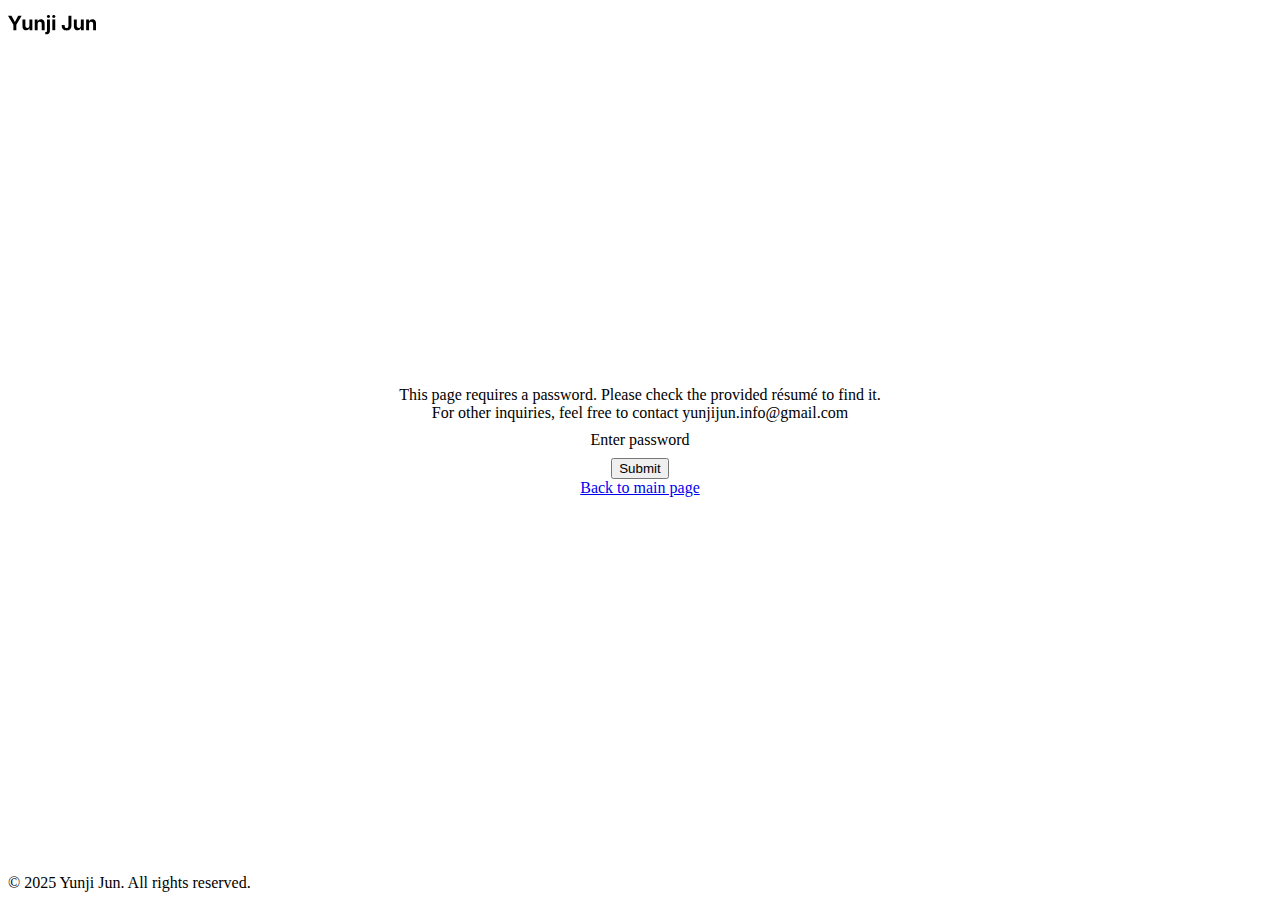
<file: pages/password.html>
<!DOCTYPE html>
<html lang="en">
<head>
  <meta charset="UTF-8">
  <meta name="viewport" content="width=device-width, initial-scale=1.0">
  <title>Password Required - Yunji Jun</title>
  
  <!-- Link CSS files -->
  <link rel="stylesheet" href="../css/variables.css">
  <link rel="stylesheet" href="../css/styles.css">
  <link rel="stylesheet" href="../css/responsive.css">
  
  <style>
    /* Password Page Specific Styles */
    body {
      display: flex;
      flex-direction: column;
      min-height: 100vh;
    }

    .password-main {
      flex: 1;
      display: flex;
      align-items: center;
      justify-content: center;
      padding: var(--spacing-60) var(--spacing-40);
    }

    .password-content {
      max-width: 900px;
      text-align: center;
    }

    .password-text {
      font-family: var(--font-headline);
      font-size: var(--font-size-t1);
      font-weight: var(--font-weight-t1);
      line-height: var(--line-height-t1);
      color: var(--color-on-fill-black);
      margin-bottom: 0;
    }
    
    .password-text + .password-text {
      margin-top: var(--spacing-24);
      margin-bottom: var(--spacing-32);
    }

    .password-form {
      display: flex;
      flex-direction: column;
      align-items: center;
      gap: var(--spacing-8);
      max-width: 240px;
      margin: 0 auto;
    }

    .password-input {
      width: 240px;
      height: 36px;
      padding: 0 var(--spacing-16);
      background-color: var(--color-background-white);
      border: 1px solid var(--color-on-fill-black);
      border-radius: 4px;
      font-family: var(--font-body);
      font-size: var(--font-size-b1);
      color: var(--color-on-fill-black);
      text-align: center;
    }

    .password-input::placeholder {
      color: var(--color-on-fill-neutral);
    }

    .password-input:focus {
      outline: none;
      border-color: var(--color-on-fill-black);
      box-shadow: 0 0 0 1px var(--color-on-fill-black);
    }

    /* Button styles moved to global button component */

    .error-message {
      display: none;
      color: var(--color-dynamic-salmon);
      font-size: var(--font-size-s1);
      margin-top: var(--spacing-8);
    }

    .error-message.visible {
      display: block;
    }
  </style>
</head>
<body>

  <!-- Navigation -->
  <nav class="navigation">
    <a href="../index.html" class="logo">
      <img src="../images/assets/logo-general-light-desktop.svg" alt="Yunji Jun" id="navLogoImg">
    </a>
  </nav>

  <!-- Main Content -->
  <main class="password-main">
    <div class="password-content">
      <p class="password-text">
        This page requires a password. Please check the provided résumé to find it.
      </p>
      <p class="password-text">
        For other inquiries, feel free to contact yunjijun.info@gmail.com
      </p>

      <form class="password-form" id="passwordForm">
        <input 
          type="password" 
          id="passwordInput" 
          class="password-input"
          placeholder="Enter password"
          required
          autocomplete="off"
        />
        <button type="submit" class="button button--primary">
          Submit
        </button>
        <div class="error-message" id="errorMessage">
          Incorrect password. Please try again.
        </div>
      </form>
      
      <a href="../index.html" class="button button--text" style="margin-top: var(--spacing-8);">
        Back to main page
      </a>
    </div>
  </main>

  <!-- Footer -->
  <footer class="footer">
    <div class="footer-bottom">
      <a href="../index.html" class="logo">
        <img src="../images/assets/logo-general-dark-desktop.svg" alt="Yunji Jun">
      </a>
      <p class="footer-copyright">
        © 2025 Yunji Jun. All rights reserved.
      </p>
    </div>
  </footer>

  <!-- Link JS files -->
  <script src="../js/main.js"></script>

</body>
</html>
</file>
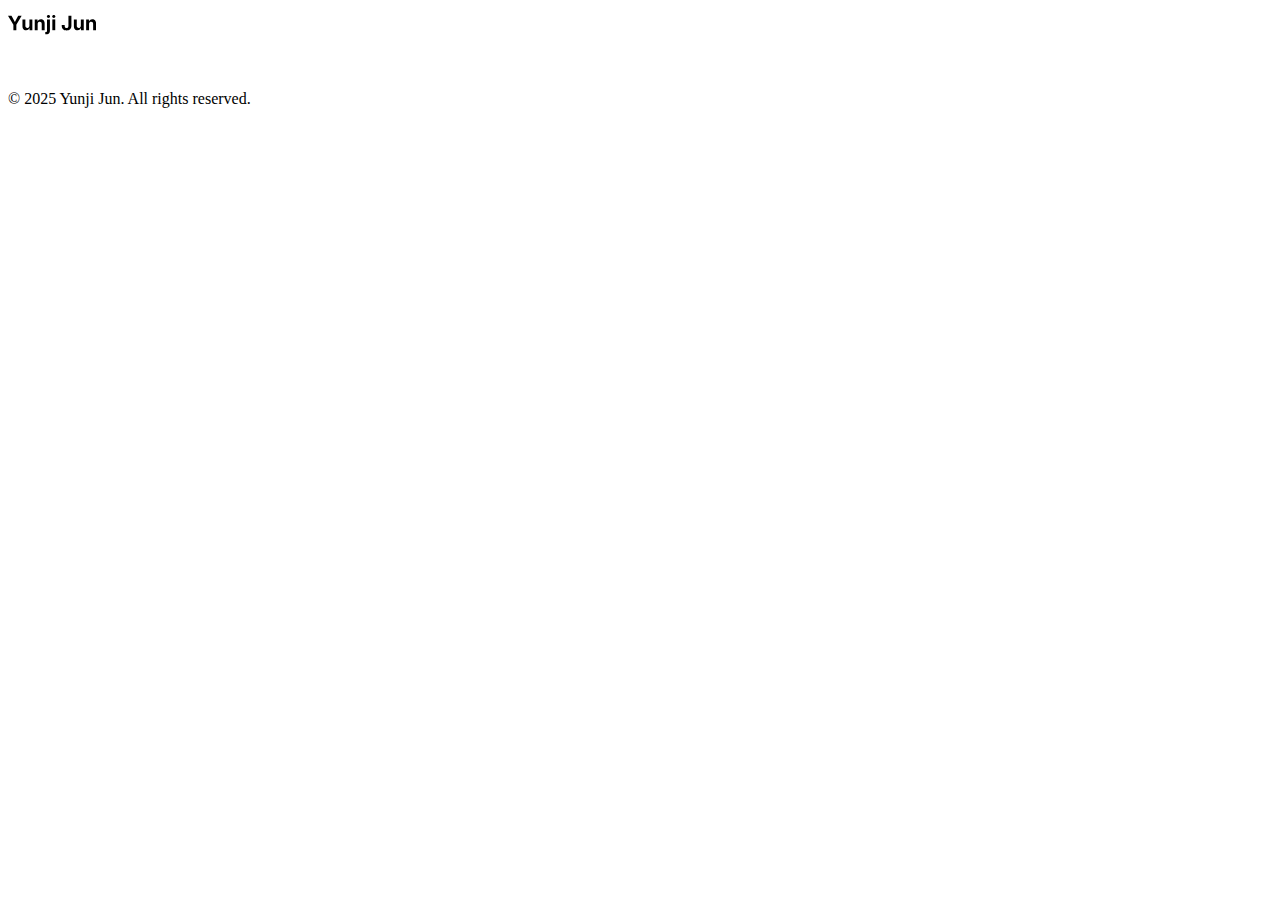
<file: pages/personalWork1.html>
<!DOCTYPE html>
<html lang="en">
<head>
  <meta charset="UTF-8">
  <meta name="viewport" content="width=device-width, initial-scale=1.0">
  <title>Keystone Platform Libraries - Yunji Jun</title>
  
  <!-- Link CSS files -->
  <link rel="stylesheet" href="../css/variables.css">
  <link rel="stylesheet" href="../css/styles.css">
  <link rel="stylesheet" href="../css/responsive.css">
</head>
<body>

  <!-- Navigation -->
  <nav class="navigation">
    <a href="../index.html" class="logo">
      <img src="../images/assets/logo-general-light-desktop.svg" alt="Yunji Jun" id="navLogoImg">
    </a>
  </nav>

  
  <!-- Footer -->
  <footer class="footer">
    <div class="footer-bottom">
      <a href="../index.html" class="logo">
        <img src="../images/assets/logo-general-dark-desktop.svg" alt="Yunji Jun">
      </a>
      <p class="footer-copyright">
        © 2025 Yunji Jun. All rights reserved.
      </p>
    </div>
  </footer>

  <!-- Link JS files -->
  <script src="../js/navigation.js"></script>
</body>
</html>
</file>
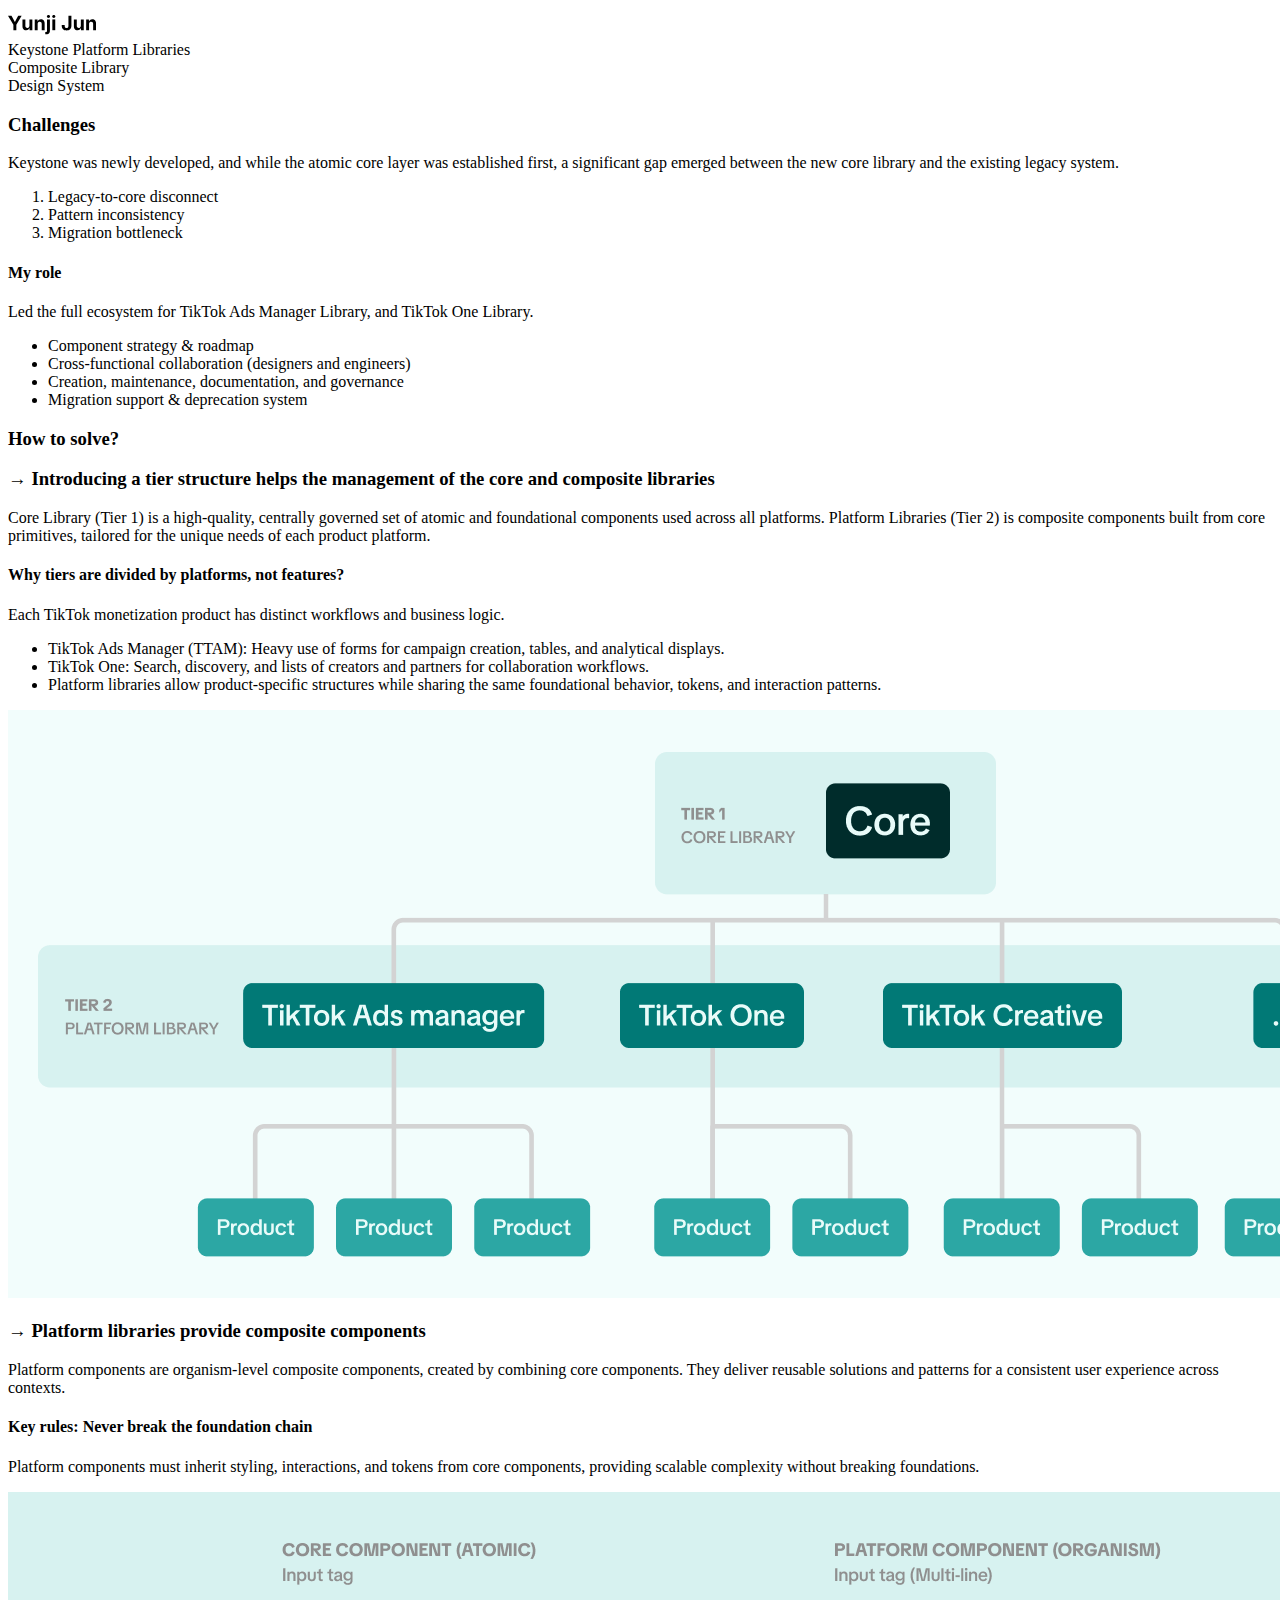
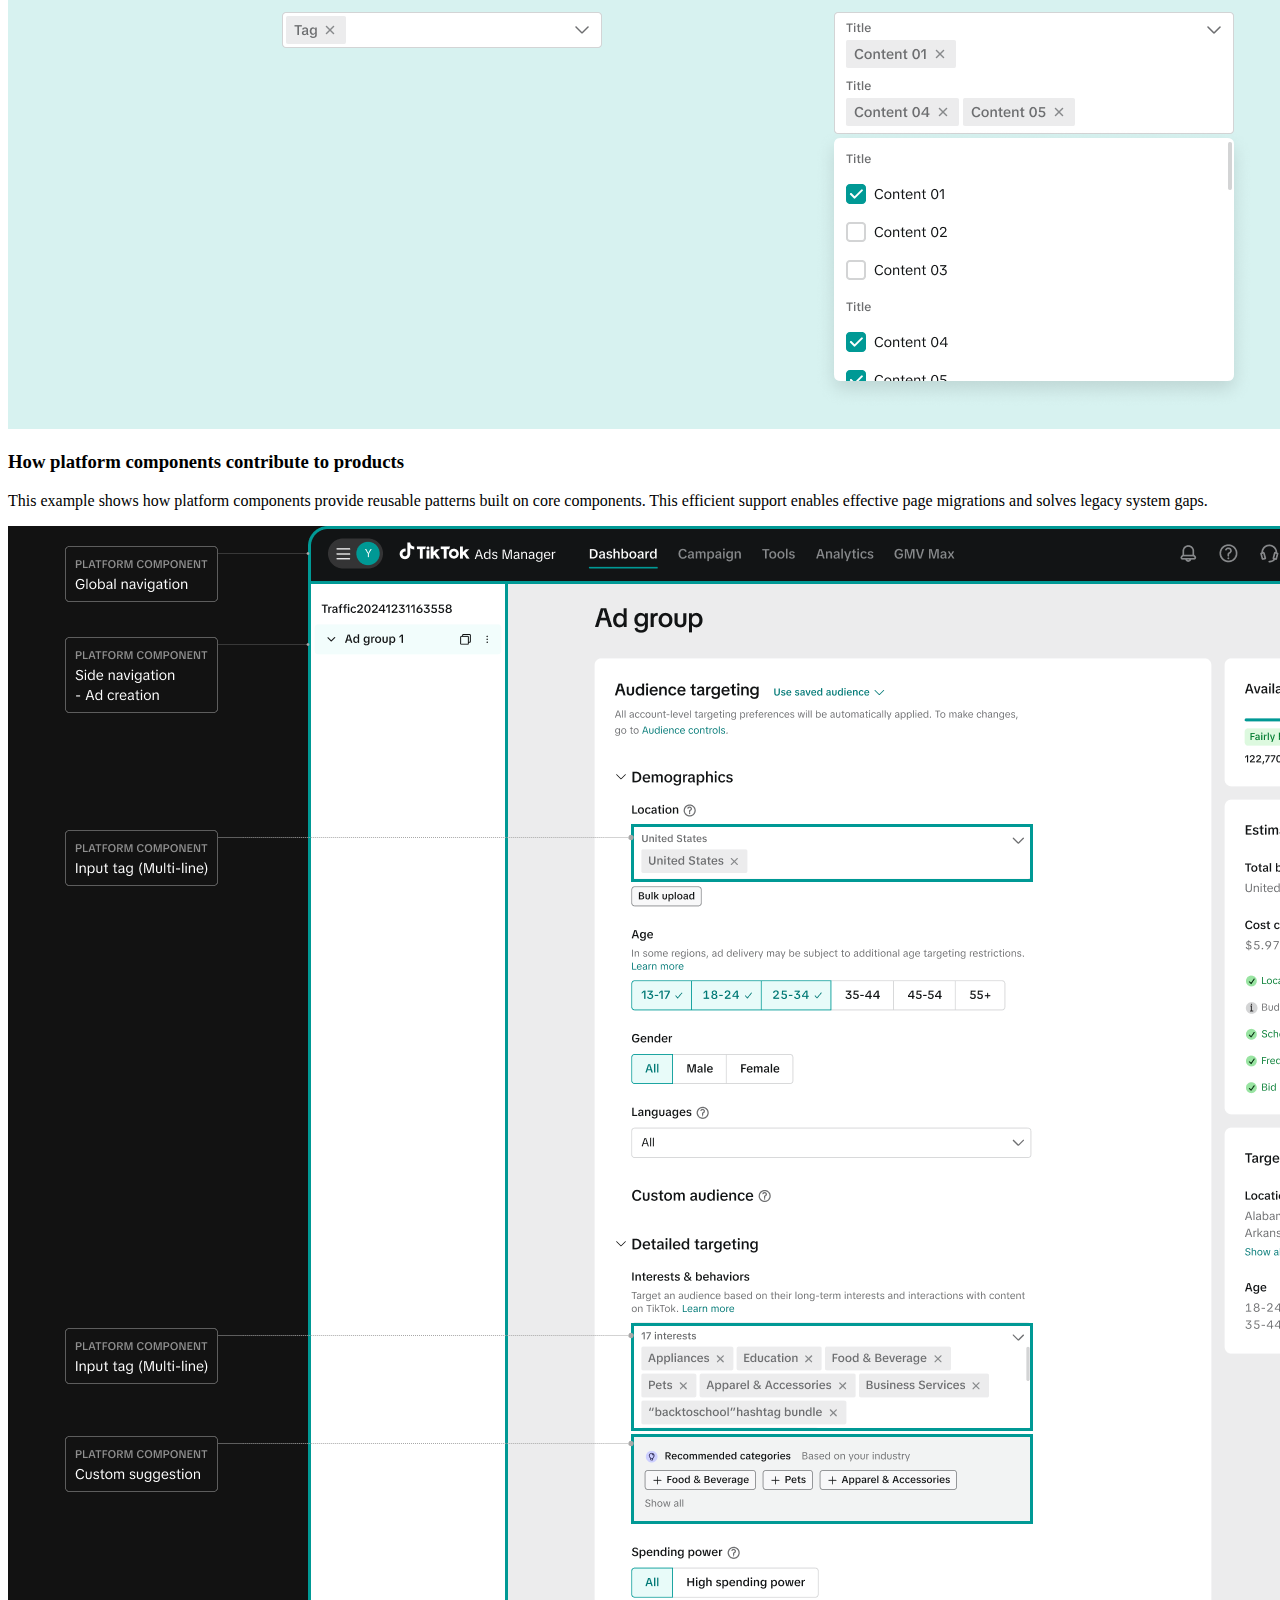
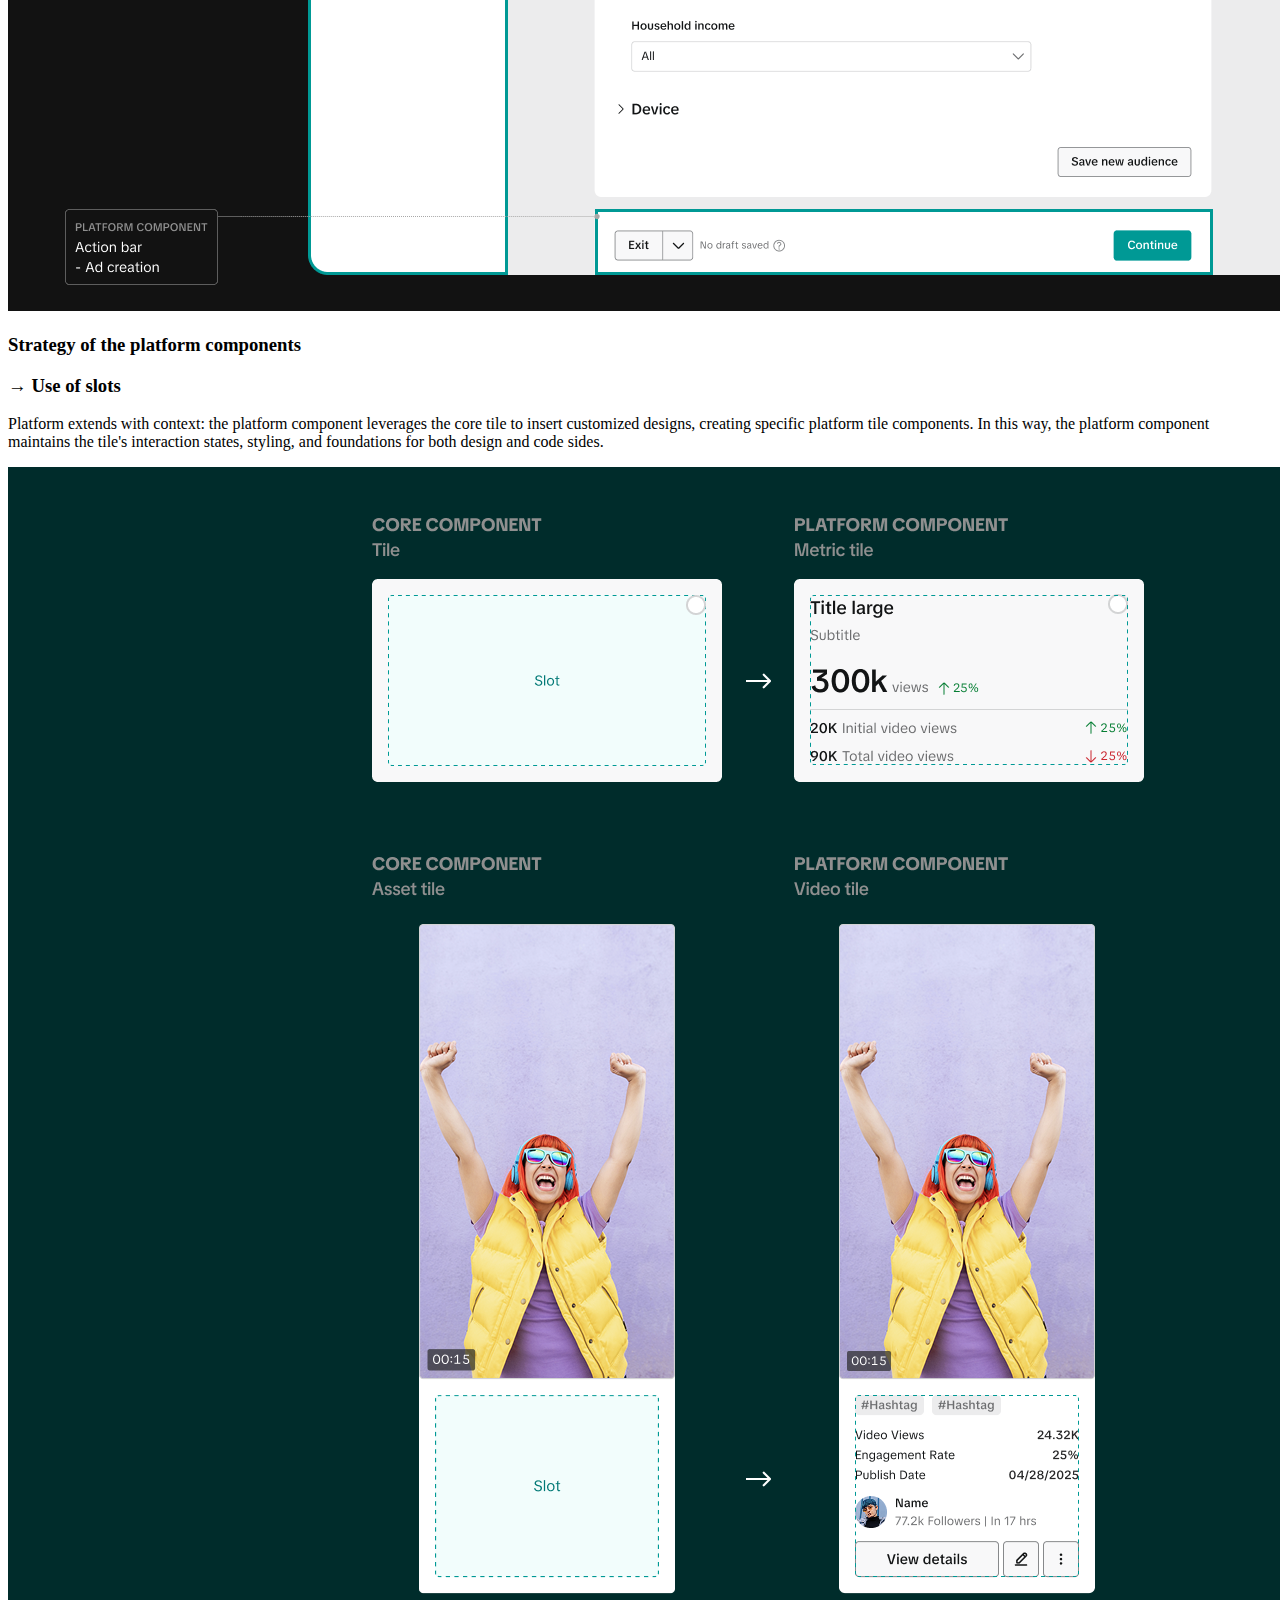
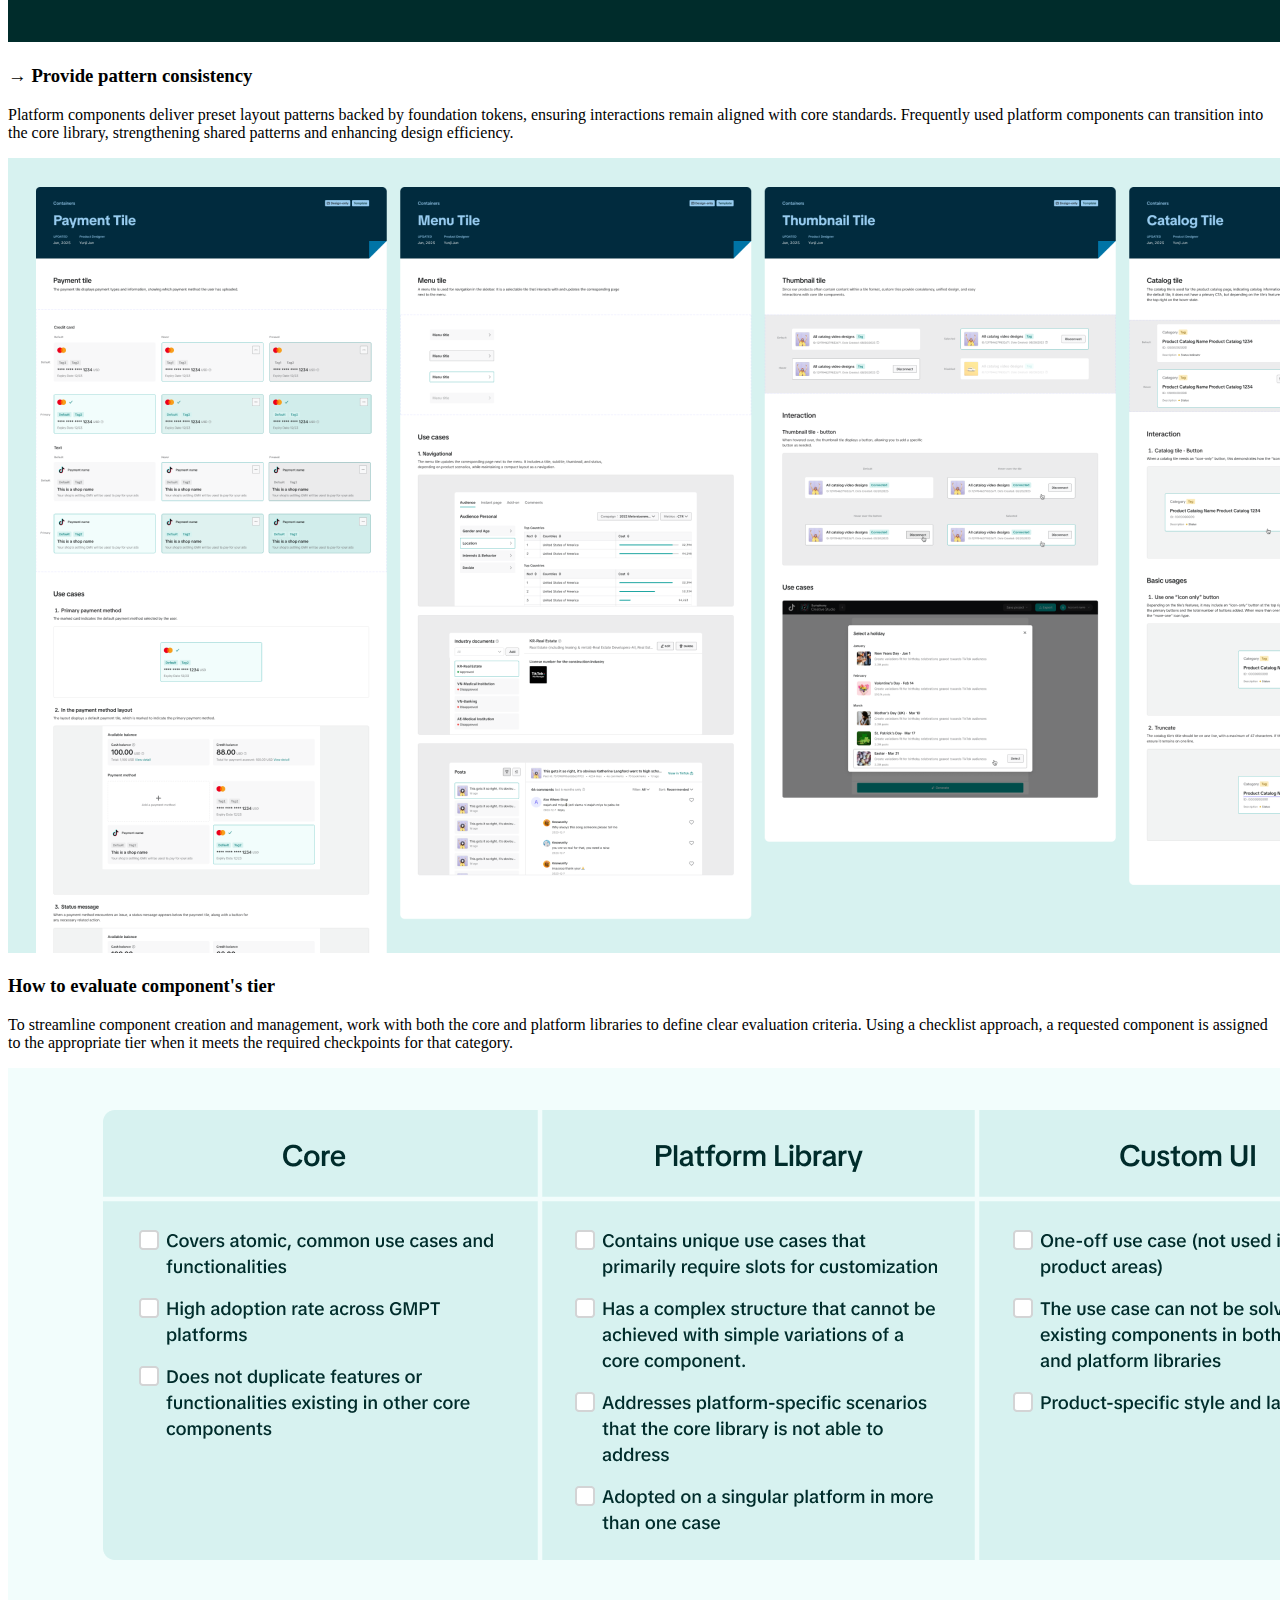
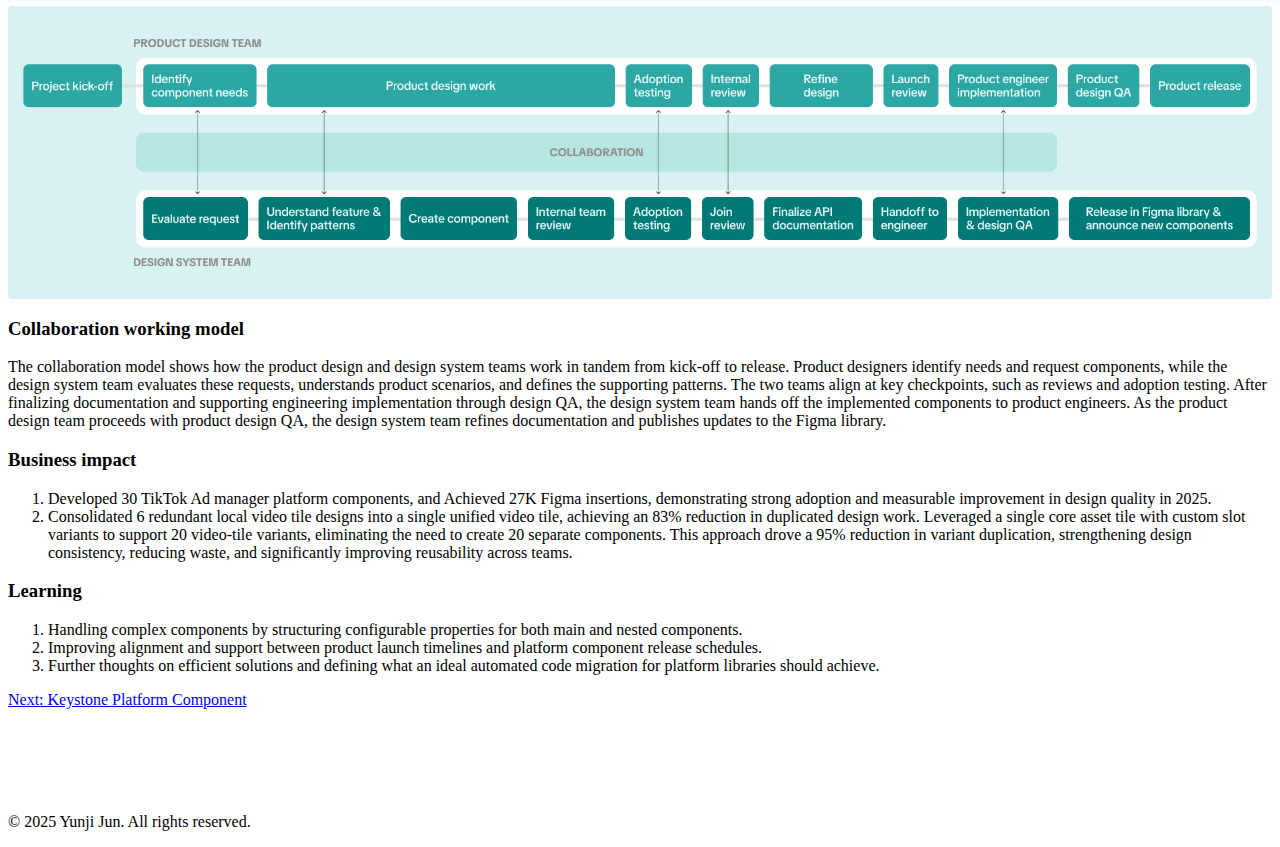
<file: pages/selectedWork1.html>
<!DOCTYPE html>
<html lang="en">
<head>
  <meta charset="UTF-8">
  <meta name="viewport" content="width=device-width, initial-scale=1.0">
  <title>Keystone Platform Libraries - Yunji Jun</title>
  
  <!-- Link CSS files -->
  <link rel="stylesheet" href="../css/variables.css">
  <link rel="stylesheet" href="../css/styles.css">
  <link rel="stylesheet" href="../css/responsive.css">
</head>
<body>

  <!-- Navigation -->
  <nav class="navigation">
    <a href="../index.html" class="logo">
      <img src="../images/assets/logo-general-light-desktop.svg" alt="Yunji_Jun" id="navLogoImg">
    </a>
  </nav>

  <!-- Main Content -->
  <main class="main-content">
    
    <!-- Header Container -->
    <div class="work-detail-container work-detail-container--header">
      <div class="detail-title">
        Keystone Platform Libraries
      </div>
      <div class="detail-subtitle">
        <div>Composite Library</div>
        <div>Design System</div>
      </div>
    </div>

    <!-- Introduction Container -->
    <div class="work-detail-container work-detail-container--introduction">
      <div class="introduction-header">
        <div class="introduction-column">
          <h3>Challenges</h3>
          <p>Keystone was newly developed, and while the atomic core layer was established first, a significant gap emerged between the new core library and the existing legacy system.</p>

          <ol>
            <li>Legacy-to-core disconnect</li>
            <li>Pattern inconsistency</li>
            <li>Migration bottleneck</li>
          </ol>
        </div>
      </div>
      <div class="introduction-column introduction-column--narrow">
        <h4>My role</h4>
        <p class="meta-text">Led the full ecosystem for TikTok Ads Manager Library, and TikTok One Library.</p>
        <ul>
          <li>Component strategy & roadmap</li>
          <li>Cross-functional collaboration (designers and engineers)</li>
          <li>Creation, maintenance, documentation, and governance</li>
          <li>Migration support & deprecation system</li>
        </ul>
      </div>
    </div>

    <!-- Body Container 1: How to solve? -->
    <div class="work-detail-container work-detail-container--body">
      <div class="body-text-section">
        <div class="body-text-block">
          <h3>How to solve?</h3>
          <h3>→ Introducing a tier structure helps the management of the core and composite libraries</h3>
          <p>Core Library (Tier 1) is a high-quality, centrally governed set of atomic and foundational components used across all platforms. Platform Libraries (Tier 2) is composite components built from core primitives, tailored for the unique needs of each product platform.</p>
        </div>
        <div class="body-text-block">
          <h4>Why tiers are divided by platforms, not features?</h4>
          <p class="meta-text">Each TikTok monetization product has distinct workflows and business logic.</p>
          <ul class="meta-text">
            <li>TikTok Ads Manager (TTAM): Heavy use of forms for campaign creation, tables, and analytical displays.</li>
            <li>TikTok One: Search, discovery, and lists of creators and partners for collaboration workflows.</li>
            <li>Platform libraries allow product-specific structures while sharing the same foundational behavior, tokens, and interaction patterns.</li>
          </ul>
        </div>
      </div>
      <div class="body-image-section">
        <div class="image-slot">
          <img src="../images/selectedWork/project-1-img-1.png" alt="Platform Libraries Architecture" />
        </div>
      </div>
    </div>

    <!-- Body Container 2: Platform components -->
    <div class="work-detail-container work-detail-container--body">
      <div class="body-text-section">
        <div class="body-text-block">
            <h3>→ Platform libraries provide composite components</h3>
          <p>Platform components are organism-level composite components, created by combining core components. They deliver reusable solutions and patterns for a consistent user experience across contexts.</p>
        </div>
        <div class="body-text-block">
          <h4>Key rules: Never break the foundation chain</h4>
          <p class="meta-text">Platform components must inherit styling, interactions, and tokens from core components, providing scalable complexity without breaking foundations.</p>
        </div>
      </div>
      <div class="body-image-section">
        <div class="image-slot">
          <img src="../images/selectedWork/project-1-img-2.png" alt="Composite Components" />
        </div>
      </div>
    </div>

    <!-- Body Container 3: How platform components contribute -->
    <div class="work-detail-container work-detail-container--body">
      <div class="body-text-section">
        <div class="body-text-block">
          <h3>How platform components contribute to products</h3>
          <p>This example shows how platform components provide reusable patterns built on core components. This efficient support enables effective page migrations and solves legacy system gaps.</p>
        </div>
      </div>
      <div class="body-image-section">
        <div class="image-slot">
          <img src="../images/selectedWork/project-1-img-3.png" alt="Platform Components in Products" />
        </div>
      </div>
    </div>

    <!-- Body Container 4: Strategy -->
    <div class="work-detail-container work-detail-container--body">
      <div class="body-text-section">
        <div class="body-text-block">
          <h3>Strategy of the platform components</h3>
            <h3>→ Use of slots</h3>
          <p>Platform extends with context: the platform component leverages the core tile to insert customized designs, creating specific platform tile components. In this way, the platform component maintains the tile's interaction states, styling, and foundations for both design and code sides.</p>
        </div>
      </div>
      <div class="body-image-section">
        <div class="image-slot">
          <img src="../images/selectedWork/project-1-img-4.png" alt="Component Slots" />
        </div>
      </div>
    </div>

    <!-- Body Container 5: Pattern consistency -->
    <div class="work-detail-container work-detail-container--body">
      <div class="body-text-section">
        <div class="body-text-block">
            <h3>→ Provide pattern consistency</h3>
          <p>Platform components deliver preset layout patterns backed by foundation tokens, ensuring interactions remain aligned with core standards. Frequently used platform components can transition into the core library, strengthening shared patterns and enhancing design efficiency.</p>
        </div>
      </div>
      <div class="body-image-section">
        <div class="image-slot">
          <img src="../images/selectedWork/project-1-img-5.png" alt="Pattern Consistency" />
        </div>
      </div>
    </div>

    <!-- Body Container 6: Component tier evaluation -->
    <div class="work-detail-container work-detail-container--body">
      <div class="body-text-section">
        <div class="body-text-block">
          <h3>How to evaluate component's tier</h3>
          <p>To streamline component creation and management, work with both the core and platform libraries to define clear evaluation criteria. Using a checklist approach, a requested component is assigned to the appropriate tier when it meets the required checkpoints for that category.</p>
        </div>
      </div>
      <div class="body-image-section">
        <div class="image-slot">
          <img src="../images/selectedWork/project-1-img-6.png" alt="Component Tier Evaluation" />
        </div>
      </div>
    </div>

    <!-- Full Width Image Container -->
    <div class="work-detail-container">
      <img src="../images/selectedWork/project-1-img-7.png" alt="Full width visual" style="width: 100%; height: auto; display: block; border-radius: 4px;" />
    </div>

       <!-- Body Container 7: Collaboration working model -->
       <div class="work-detail-container work-detail-container--body">
        <div class="body-text-section">
          <div class="body-text-block">
            <h3>Collaboration working model</h3>
            <p>The collaboration model shows how the product design and design system teams work in tandem from kick-off to release. Product designers identify needs and request components, while the design system team evaluates these requests, understands product scenarios, and defines the supporting patterns. The two teams align at key checkpoints, such as reviews and adoption testing. After finalizing documentation and supporting engineering implementation through design QA, the design system team hands off the implemented components to product engineers. As the product design team proceeds with product design QA, the design system team refines documentation and publishes updates to the Figma library. </p>
          </div>
        </div>
      </div>

    <!-- Final Introduction Container: Business Impact & Learning -->
    <div class="work-detail-container work-detail-container--introduction">
      <div class="introduction-header">
        <div class="introduction-column">
          <h3>Business impact</h3>
          <ol>
            <li>Developed 30 TikTok Ad manager platform components, and Achieved 27K Figma insertions, demonstrating strong adoption and measurable improvement in design quality in 2025.</li>
            <li>Consolidated 6 redundant local video tile designs into a single unified video tile, achieving an 83% reduction in duplicated design work. Leveraged a single core asset tile with custom slot variants to support 20 video-tile variants, eliminating the need to create 20 separate components. This approach drove a 95% reduction in variant duplication, strengthening design consistency, reducing waste, and significantly improving reusability across teams.</li>
          </ol>
        </div>
        <div class="introduction-column">
          <h3>Learning</h3>
          <ol>
            <li>Handling complex components by structuring configurable properties for both main and nested components.</li>
            <li>Improving alignment and support between product launch timelines and platform component release schedules.</li>
            <li>Further thoughts on efficient solutions and defining what an ideal automated code migration for platform libraries should achieve.</li>
          </ol>
        </div>
      </div>
    </div>

    <!-- Next Project Container -->
    <div class="work-detail-container work-detail-container--next">
      <a href="selectedWork2.html" class="next-link">
        <div class="next-title">Next: Keystone Platform Component</div>
        <img src="../images/assets/arrow-right.svg" alt="Arrow Right" />
      </a>
    </div>

  </main>

  <!-- Footer -->
  <footer class="footer">
    <div class="footer-bottom">
      <a href="../index.html" class="logo">
        <img src="../images/assets/logo-general-dark-desktop.svg" alt="Yunji Jun">
      </a>
      <p class="footer-copyright">
        © 2025 Yunji Jun. All rights reserved.
      </p>
    </div>
  </footer>

  <!-- Link JS files -->
  <script src="../js/navigation.js"></script>

</body>
</html>
</file>
<file: css/variables.css>
# Design tokens from Figma
</file>
<file: css/styles.css>
# Main stylesheet
</file>
<file: css/responsive.css>
# Media queries (optional)
</file>
